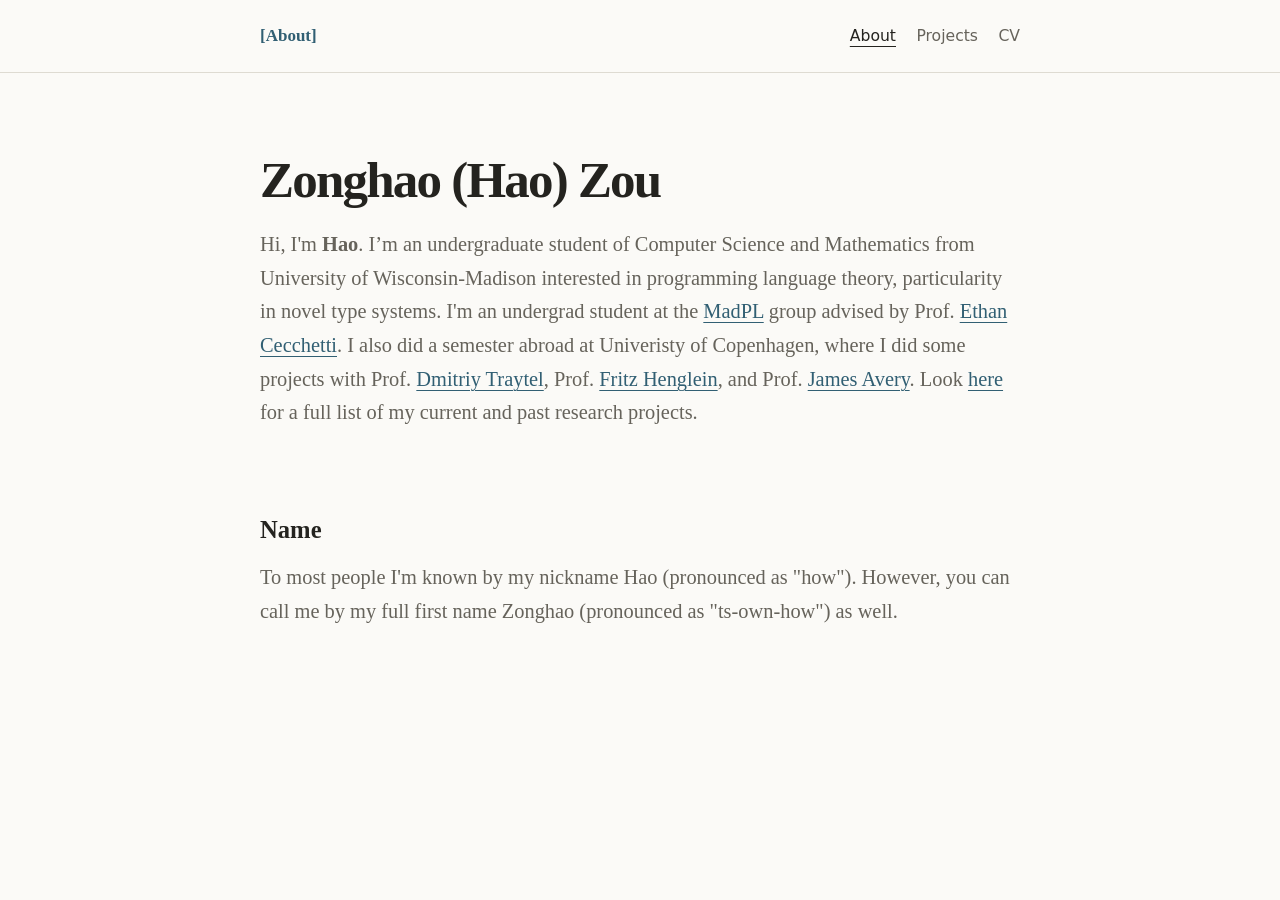
<file: index.html>
<!doctype html>
<html lang="en">
<head>
  <meta charset="utf-8">
  <meta name="viewport" content="width=device-width, initial-scale=1">
  <meta name="description" content="Personal website of Your Name, interested in programming languages and type theory.">
  <title>Home</title>
  <link rel="stylesheet" href="style.css">
</head>
<body>
  <header class="site-header">
    <div class="container header-inner">
      <span class="accent">[About]</span>
      <nav aria-label="Primary navigation">
        <a class="active" href="index.html" aria-current="page">About</a>
        <a href="projects.html">Projects</a>
        <a href="cv.pdf">CV</a>
      </nav>
    </div>
  </header>

  <main class="container">
    <section class="intro">
      <h1>Zonghao (Hao) Zou</h1>
      <!-- <div class="link-row" aria-label="Profile links">
        <a href="mailto:zzou39@wisc.edu">Email</a>
        <a href="https://github.com/zonghao426">GitHub</a>
        <a href="https://www.linkedin.com/in/yourusername/">LinkedIn</a>
      </div> -->
      <p>
        Hi, I'm <b>Hao</b>.
        I’m an undergraduate student of Computer Science and Mathematics from University of Wisconsin-Madison interested in programming language theory, particularity in novel type systems. 

        I'm an undergrad student at the <a href="https://madpl.cs.wisc.edu/">MadPL</a> group advised by Prof. <a href="https://cecchetti.sites.cs.wisc.edu/">Ethan Cecchetti</a>. 
        I also did a semester abroad at Univeristy of Copenhagen, where I did some projects with Prof. <a href="https://traytel.bitbucket.io/">Dmitriy Traytel</a>, Prof.  <a href="https://hjemmesider.diku.dk/~henglein/">Fritz Henglein</a>, and Prof. <a href="https://research.ku.dk/search/result/profile/?id=180093">James Avery</a>. 
        Look <a href="projects.html">here</a> for a full list of my current and past research projects.
      </p>
    </section>

    <section>
      <h2>Name</h2>
      <p> 
        To most people I'm known by my nickname Hao (pronounced as "how").
        However, you can call me by my full first name Zonghao (pronounced as "ts-own-how") as well.
      </p>
    </section>
  </main>

</body>
</html>
</file>
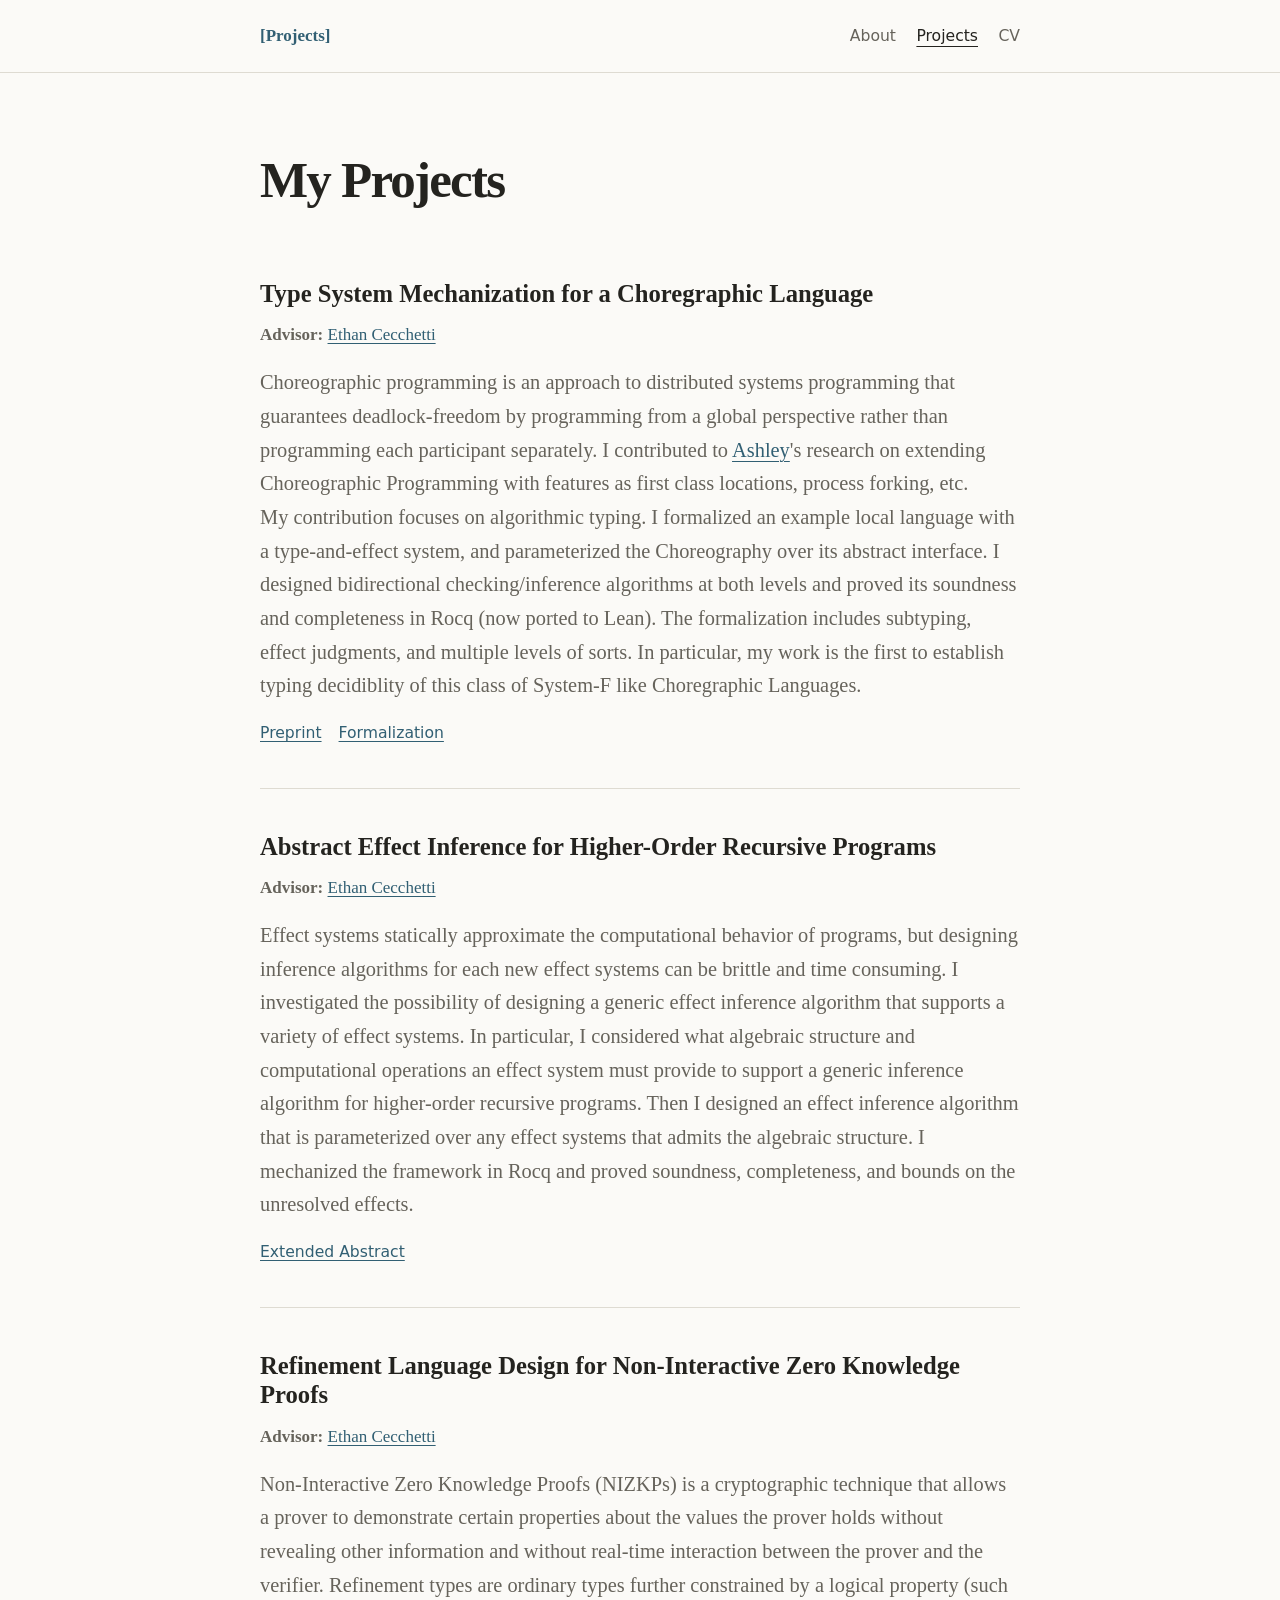
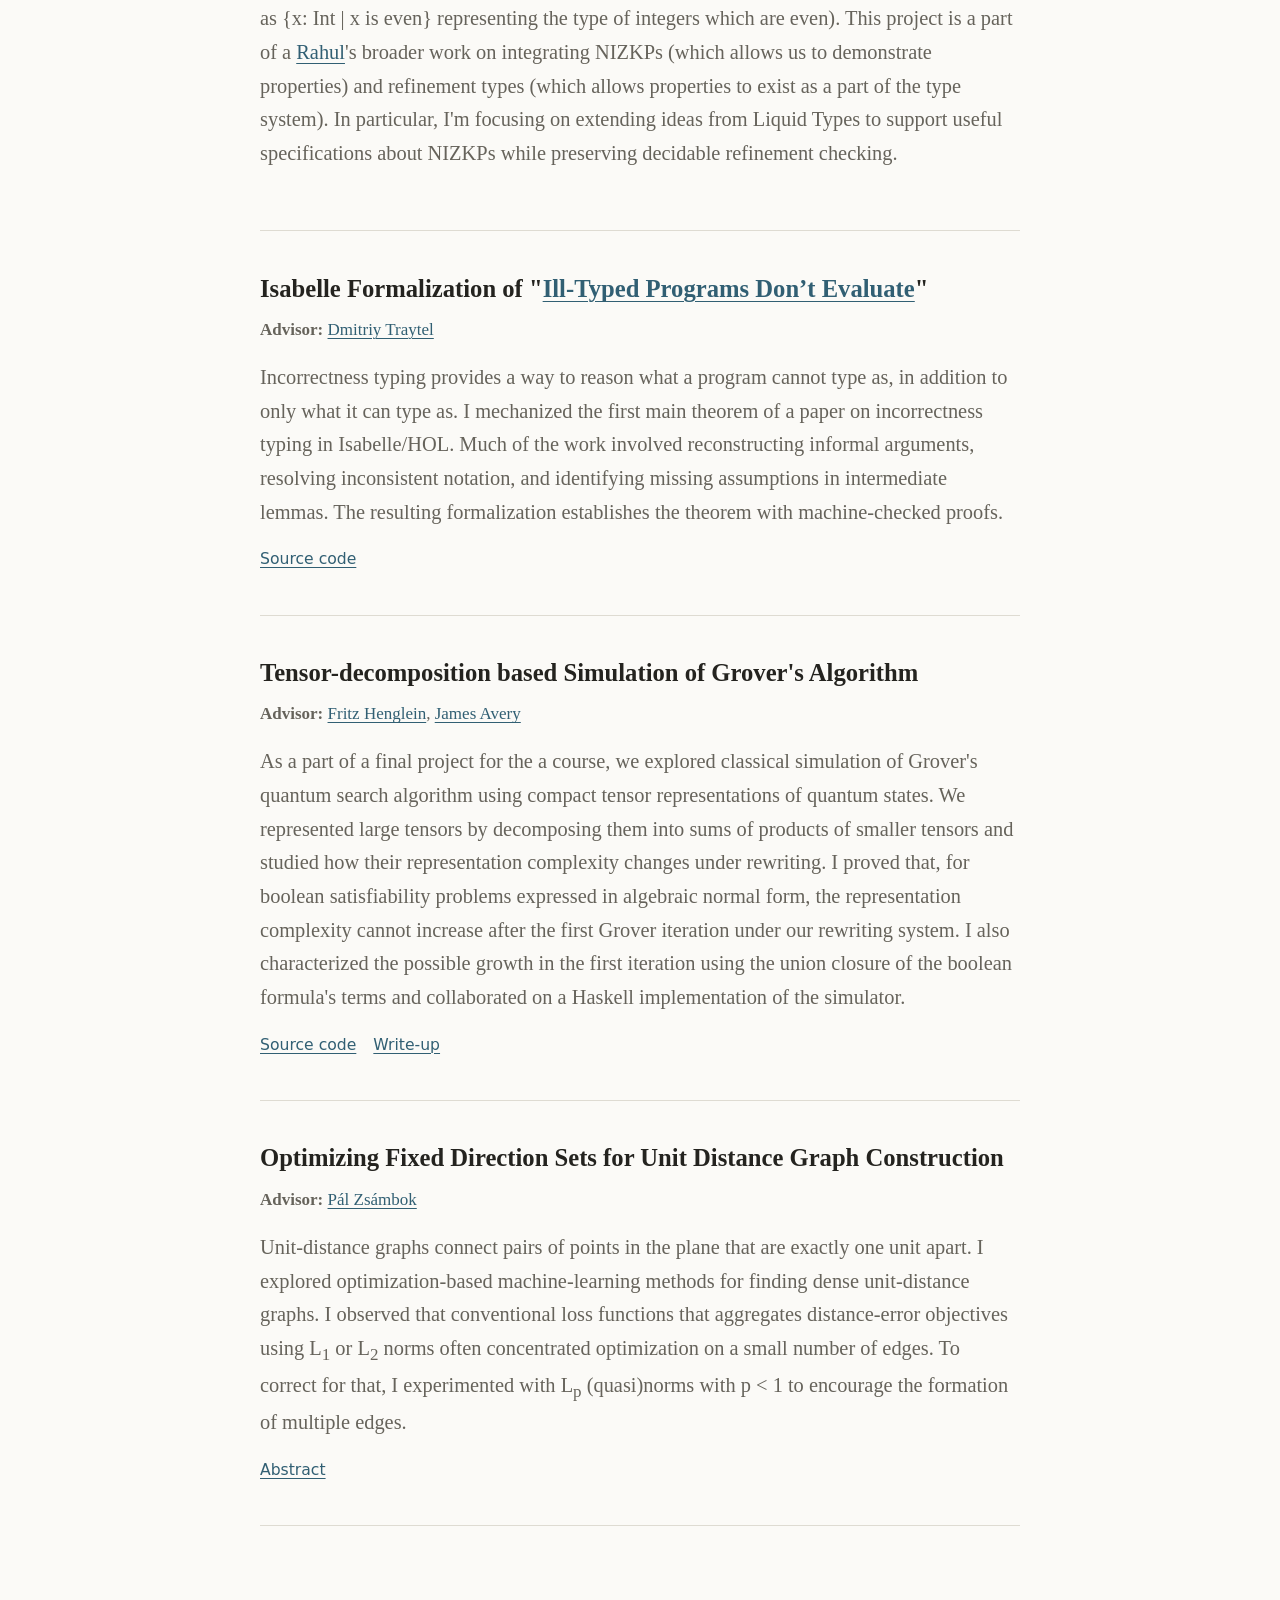
<file: projects.html>
<!doctype html>
<html lang="en">

<head>
  <meta charset="utf-8">
  <meta name="viewport" content="width=device-width, initial-scale=1">
  <meta name="description" content="Projects by Your Name.">
  <title>Projects</title>
  <link rel="stylesheet" href="style.css">
</head>

<body>
  <header class="site-header">
    <div class="container header-inner">
      <span class="accent">[Projects]</span>
      <nav aria-label="Primary navigation">
        <a href="index.html">About</a>
        <a class="active" href="projects.html" aria-current="page">Projects</a>
        <a href="cv.pdf">CV</a>
      </nav>
    </div>
  </header>

  <main class="container">
    <section class="page-heading">
      <h1>My Projects</h1>
    </section>

    <section class="project-list" aria-label="Project list">
      <article class="project">
        <div class="project-heading">
          <h2>Type System Mechanization for a Choregraphic Language</h2>
          <!-- <span class="status status-active">Completed</span> -->
        </div>
        <p class="project-meta">
          <strong>Advisor:</strong> <a href="https://cecchetti.sites.cs.wisc.edu/research.html">Ethan Cecchetti</a>
        </p>
        <p>
          Choreographic programming is an approach to distributed systems programming that guarantees deadlock-freedom by programming from a global perspective rather than programming each participant separately. 
          I contributed to <a href="https://ashlleysam.github.io/">Ashley</a>'s research on extending Choreographic Programming with features as first class locations, process forking, etc. 
          <br>
          My contribution focuses on algorithmic typing. 
          I formalized an example local language with a type-and-effect system, and parameterized the Choreography over its abstract interface. 
          I designed bidirectional checking/inference algorithms at both levels and proved its soundness and completeness in Rocq (now ported to Lean). 
          The formalization includes subtyping, effect judgments, and multiple levels of sorts. 
          In particular, my work is the first to establish typing decidiblity of this class of System-F like Choregraphic Languages.
        </p>
        <div class="project-links">
          <a href="https://arxiv.org/abs/2605.23031">Preprint</a>
          <a href="https://zenodo.org/records/24294001">Formalization</a>
        </div>
      </article>

      <article class="project">
        <div class="project-heading">
          <h2>Abstract Effect Inference for Higher-Order Recursive Programs</h2>
          <!-- <span class="status status-active">Active</span> -->
        </div>
        <p class="project-meta">
          <strong>Advisor:</strong> <a href="https://cecchetti.sites.cs.wisc.edu/research.html">Ethan Cecchetti</a>
        </p>
        <p>
          Effect systems statically approximate the computational behavior of programs, but designing inference algorithms for each new effect systems can be brittle and time consuming. 
          I investigated the possibility of designing a generic effect inference algorithm that supports a variety of effect systems. 
          In particular, I considered what algebraic structure and computational operations an effect system must provide to support a generic inference algorithm for higher-order recursive programs. 
          Then I designed an effect inference algorithm that is parameterized over any effect systems that admits the algebraic structure. 
          I mechanized the framework in Rocq and proved soundness, completeness, and bounds on the unresolved effects.
        </p>
        <div class="project-links">
          <a href="abstract_effect_infer.pdf">Extended Abstract</a>
        </div>
      </article>

      <article class="project">
        <div class="project-heading">
          <h2>Refinement Language Design for Non-Interactive Zero Knowledge Proofs</h2>
          <!-- <span class="status status-active">Active</span> -->
        </div>
        <p class="project-meta">
          <strong>Advisor:</strong> <a href="https://cecchetti.sites.cs.wisc.edu/research.html">Ethan Cecchetti</a>
        </p>
        <p>
          Non-Interactive Zero Knowledge Proofs (NIZKPs) is a cryptographic technique that allows a prover to demonstrate certain properties about the values the prover holds without revealing other information and without real-time interaction between the prover and the verifier. 
          Refinement types are ordinary types further constrained by a logical property (such as {x: Int | x is even} representing the type of integers which are even). 
          This project is a part of a <a href="https://pages.cs.wisc.edu/~rahulk/">Rahul</a>'s broader work on integrating NIZKPs (which allows us to demonstrate properties) and refinement types (which allows properties to exist as a part of the type system). 
          In particular, I'm focusing on extending ideas from Liquid Types to support useful specifications about NIZKPs while preserving decidable refinement checking.
        </p>
      </article>

      <article class="project">
        <div class="project-heading">
          <h2>Isabelle Formalization of "<a href="https://dl.acm.org/doi/10.1145/3632909">Ill-Typed Programs Don’t Evaluate</a>"</h2>
          <!-- <span class="status status-paused">Paused</span> -->
        </div>
        <p class="project-meta">
          <strong>Advisor:</strong> <a href="https://traytel.bitbucket.io/">Dmitriy Traytel</a>
        </p>
        <p>
          Incorrectness typing provides a way to reason what a program cannot type as, in addition to only what it can type as. 
          I mechanized the first main theorem of a paper on incorrectness typing in Isabelle/HOL. 
          Much of the work involved reconstructing informal arguments, resolving inconsistent notation, and identifying missing assumptions in intermediate lemmas. 
          The resulting formalization establishes the theorem with machine-checked proofs.
        </p>
        <div class="project-links">
          <a href="https://github.com/zonghao426/two-sided-typing-isabelle">Source code</a>
        </div>
      </article>

      <article class="project">
        <div class="project-heading">
          <h2>Tensor-decomposition based Simulation of Grover's Algorithm</h2>
          <!-- <span class="status status-complete">Completed</span> -->
        </div>
        <p class="project-meta">
          <strong>Advisor:</strong> <a href="https://hjemmesider.diku.dk/~henglein/">Fritz Henglein</a>, <a href="https://research.ku.dk/search/result/profile/?id=180093">James Avery</a>
        </p>
        <p>
        As a part of a final project for the a course, we explored classical simulation of Grover's quantum search algorithm using compact tensor representations of quantum states. 
        We represented large tensors by decomposing them into sums of products of smaller tensors and studied how their representation complexity changes under rewriting. 
        I proved that, for boolean satisfiability problems expressed in algebraic normal form, the representation complexity cannot increase after the first Grover iteration under our rewriting system. 
        I also characterized the possible growth in the first iteration using the union closure of the boolean formula's terms and collaborated on a Haskell implementation of the simulator.
        <div class="project-links">
          <a href="https://github.com/zonghao426/atpl25-SATsolver">Source code</a>
          <a href="ATPL_Final_Paper.pdf">Write-up</a>
        </div>
      </article>

      <article class="project">
        <div class="project-heading">
          <h2>Optimizing Fixed Direction Sets for Unit Distance Graph Construction</h2>
        </div>
        <p class="project-meta">
          <strong>Advisor:</strong> <a href="https://www.renyi.hu/munkatarsak/zsamboki-pal">Pál Zsámbok</a>
        </p>
        <p>
        Unit-distance graphs connect pairs of points in the plane that are exactly one unit apart. 
        I explored optimization-based machine-learning methods for finding dense unit-distance graphs. I observed that conventional loss functions that aggregates distance-error objectives using L<sub>1</sub> or L<sub>2</sub> norms often concentrated optimization on a small number of edges. 
        To correct for that, I experimented with L<sub>p</sub> (quasi)norms with p &lt; 1 to encourage the formation of multiple edges.
        <div class="project-links">
          <a href="https://meetings.ams.org/math/jmm2025/meetingapp.cgi/Paper/42887">Abstract</a>
        </div>
      </article>

    </section>
  </main>

</body>

</html>
</file>
<file: style.css>
:root {
  --background: #fbfaf7;
  --surface: #ffffff;
  --text: #24231f;
  --muted: #66635b;
  --border: #dedbd2;
  --accent: #315f73;
  --accent-hover: #193f50;
  --active-bg: #e9f0f2;
  --paused-bg: #f3ecdb;
  --complete-bg: #e7efe8;
  --max-width: 760px;
}

* {
  box-sizing: border-box;
}

html {
  font-size: 17px;
}

body {
  margin: 0;
  background: var(--background);
  color: var(--text);
  font-family: Georgia, "Times New Roman", serif;
  line-height: 1.65;
}

a {
  color: var(--accent);
  text-decoration-thickness: 1px;
  text-underline-offset: 0.18em;
}

a:hover {
  color: var(--accent-hover);
}

.accent {
  font-weight: bold;
  color: var(--accent);
}

.container {
  width: min(calc(100% - 2rem), var(--max-width));
  margin-inline: auto;
}

.site-header {
  border-bottom: 1px solid var(--border);
  background: rgba(251, 250, 247, 0.95);
}

.header-inner {
  min-height: 4.25rem;
  display: flex;
  align-items: center;
  justify-content: space-between;
  gap: 1rem;
}

.site-title {
  color: var(--text);
  font-weight: 700;
  text-decoration: none;
}

nav {
  display: flex;
  gap: 1.2rem;
  font-family: ui-sans-serif, system-ui, sans-serif;
  font-size: 0.92rem;
}

nav a {
  color: var(--muted);
  text-decoration: none;
}

nav a:hover,
nav a.active {
  color: var(--text);
}

nav a.active {
  text-decoration: underline;
  text-underline-offset: 0.35em;
}

main {
  padding-block: 4.5rem 3rem;
}

section {
  margin-bottom: 3.5rem;
}

.intro {
  margin-bottom: 5rem;
}

.eyebrow {
  margin: 0 0 0.75rem;
  color: var(--accent);
  font-family: ui-sans-serif, system-ui, sans-serif;
  font-size: 0.78rem;
  font-weight: 700;
  letter-spacing: 0.09em;
  text-transform: uppercase;
}

h1,
h2 {
  line-height: 1.2;
}

h1 {
  margin: 0 0 1rem;
  font-size: 3rem;
  letter-spacing: -0.035em;
}

h1 span {
  color: var(--accent);
}

h2 {
  margin: 0 0 1rem;
  font-size: 1.45rem;
}

h2 span {
  color: var(--accent);
}

p {
  color: var(--muted);
  margin: 0 0 1rem;
  font-size : 1.2rem;
}

.link-row,
.project-links {
  display: flex;
  flex-wrap: wrap;
  gap: 1rem;
  font-family: ui-sans-serif, system-ui, sans-serif;
  font-size: 0.92rem;
}

.link-row {
  margin-top: 1.5rem;
}

.plain-list {
  padding-left: 1.2rem;
}

.currently {
  margin: 0;
}

.currently div {
  display: grid;
  grid-template-columns: 7rem 1fr;
  gap: 1rem;
  padding-block: 0.65rem;
  border-bottom: 1px solid var(--border);
}

.currently dt {
  color: var(--muted);
  font-family: ui-sans-serif, system-ui, sans-serif;
  font-size: 0.9rem;
}

.currently dd {
  margin: 0;
}

.page-heading {
  margin-bottom: 4rem;
}

.project-list {
  display: grid;
  gap: 2.5rem;
}

.project {
  padding-bottom: 2.5rem;
  border-bottom: 1px solid var(--border);
}

.project-heading {
  display: flex;
  align-items: baseline;
  justify-content: space-between;
  gap: 1rem;
  margin-bottom: 0.75rem;
}

.project-heading h2 {
  margin: 0;
}

.status {
  flex: none;
  border-radius: 999px;
  padding: 0.18rem 0.6rem;
  font-family: ui-sans-serif, system-ui, sans-serif;
  font-size: 0.72rem;
  font-weight: 700;
}

.status-active {
  background: var(--active-bg);
}

.status-paused {
  background: var(--paused-bg);
}

.status-complete {
  background: var(--complete-bg);
}

.project-meta {
  color: var(--muted);
  font-size: 1rem;
}

.site-footer {
  padding-block: 2rem 3rem;
  border-top: 1px solid var(--border);
  color: var(--muted);
  font-family: ui-sans-serif, system-ui, sans-serif;
  font-size: 0.82rem;
}

@media (max-width: 560px) {
  .header-inner {
    align-items: flex-start;
    flex-direction: column;
    padding-block: 1rem;
  }

  main {
    padding-top: 3rem;
  }

  .currently div {
    grid-template-columns: 1fr;
    gap: 0.15rem;
  }

  .project-heading {
    align-items: flex-start;
    flex-direction: column;
    gap: 0.5rem;
  }
}
</file>
